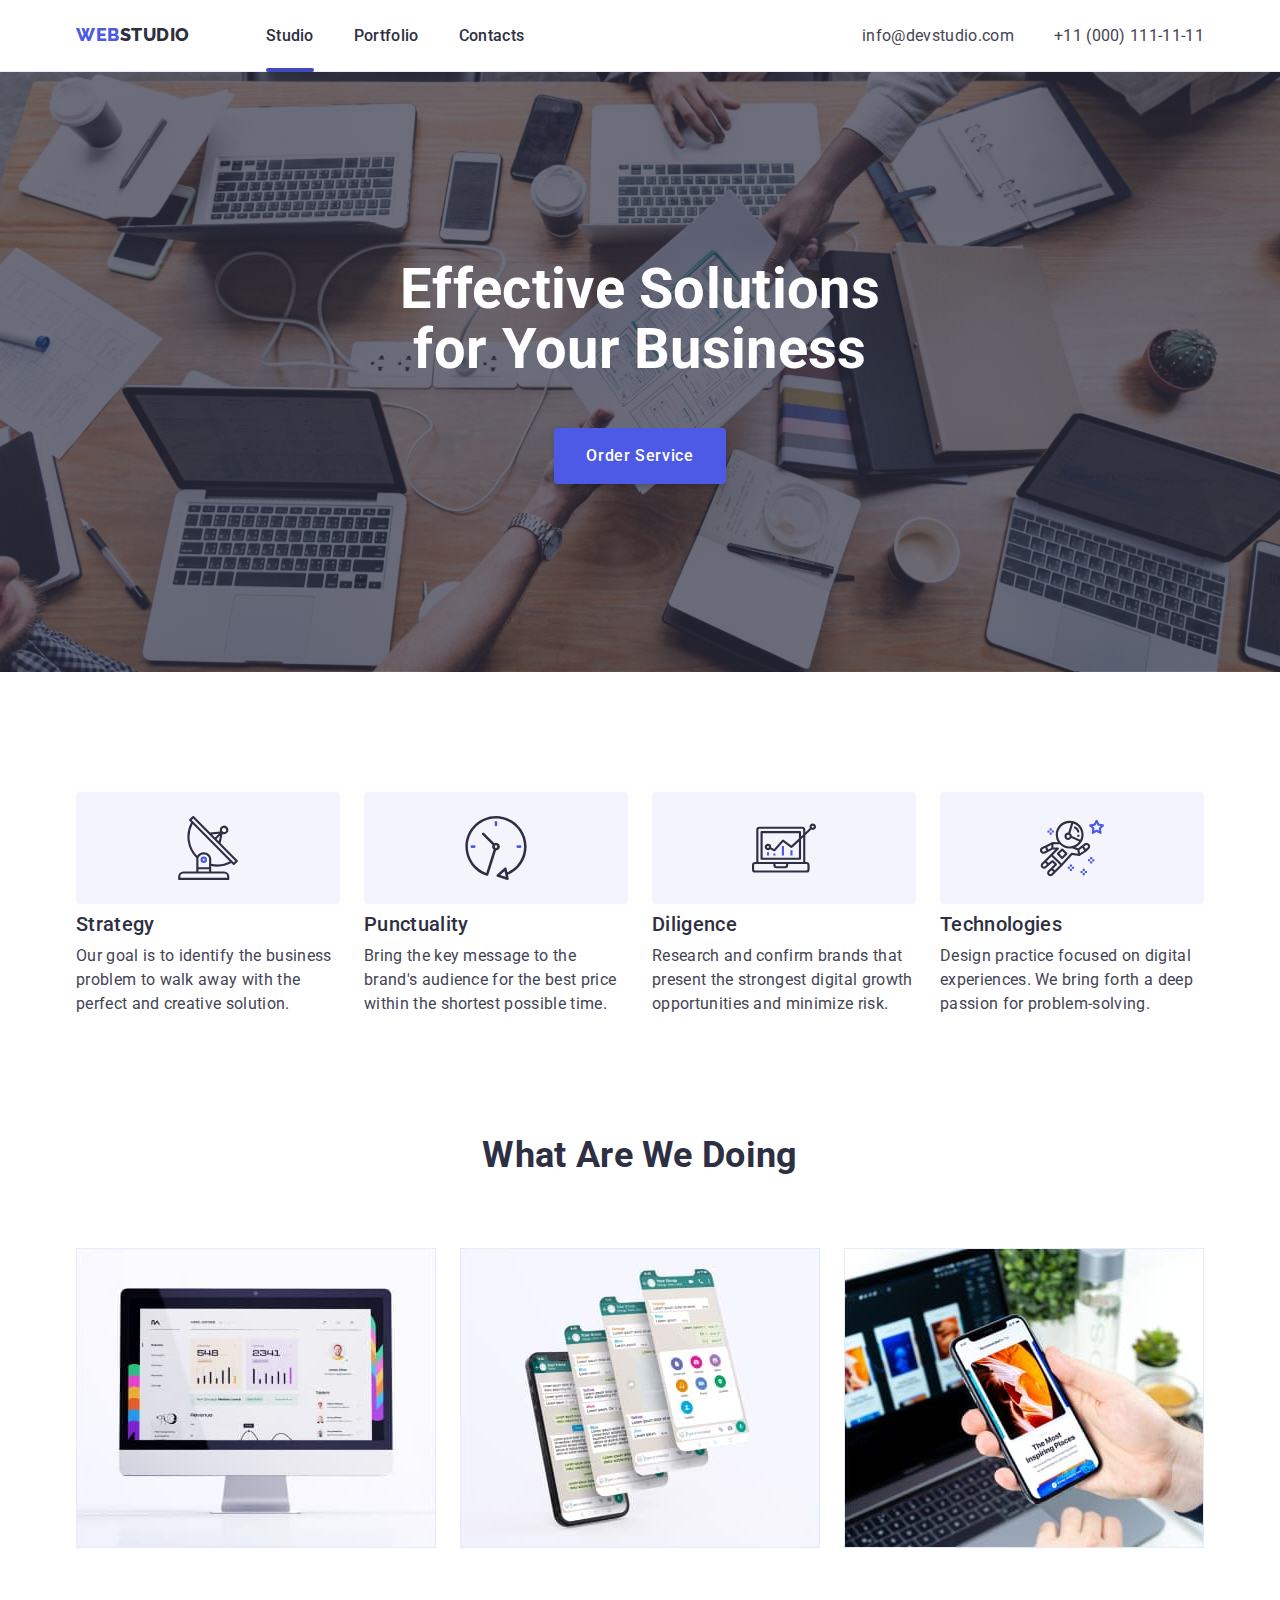
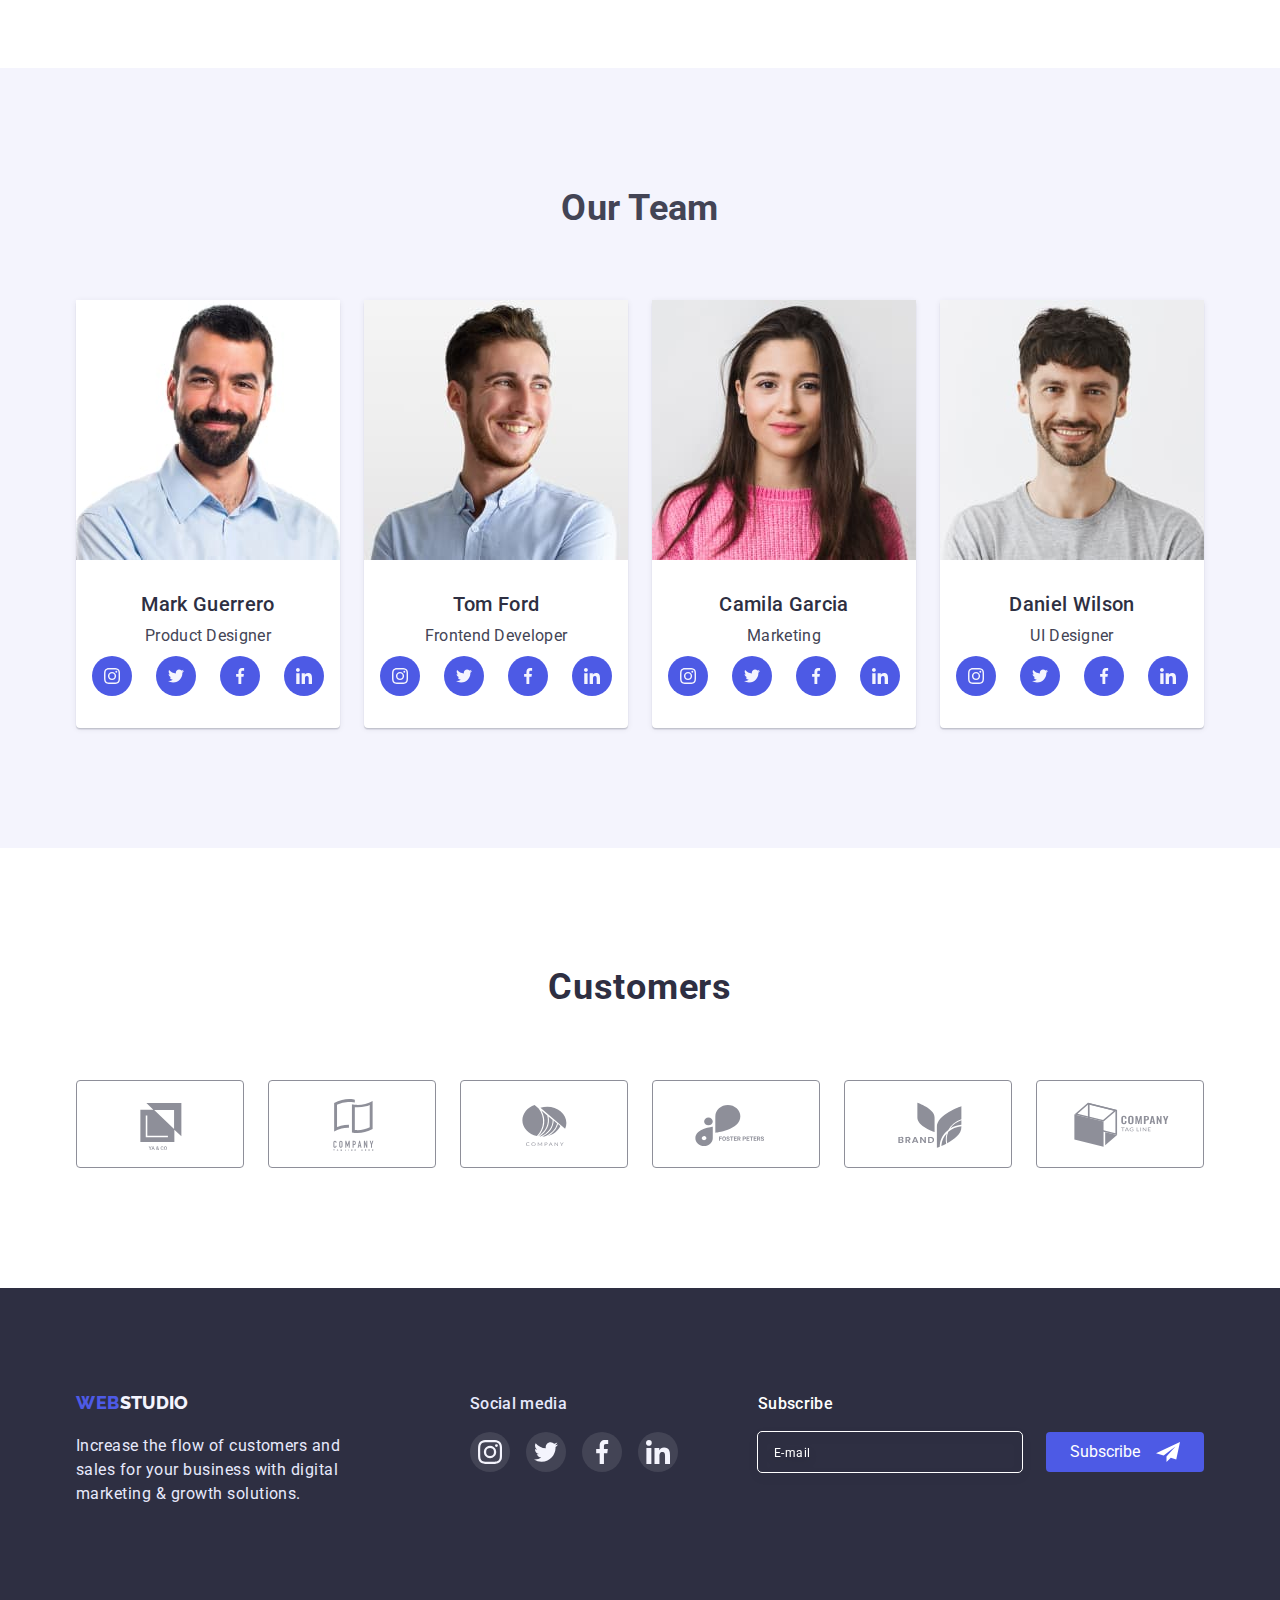
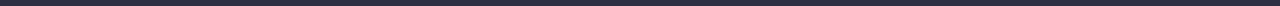
<file: index.html>
<!DOCTYPE html>
<html lang="en">

<head>
    <meta charset="UTF-8">
    <meta http-equiv="X-UA-Compatible" content="IE=edge">
    <meta name="viewport" content="width=device-width, initial-scale=1.0">
    <title>WebStudio</title>
    <link rel="preconnect" href="https://fonts.googleapis.com">
    <link rel="preconnect" href="https://fonts.gstatic.com" crossorigin>
    <link
        href="https://fonts.googleapis.com/css2?family=Raleway:wght@800&family=Roboto:wght@400;500;700;900&display=swap"
        rel="stylesheet">
    <link href="https://cdn.jsdelivr.net/npm/modern-normalize@1.1.0/modern-normalize.min.css" rel="stylesheet">
    <link rel="stylesheet" href="./css/style.css">
</head>

<body>
    <header class="page-header">
        <div class="container">
            <div class="row-header">
                <nav class="menu-nav">
                    <a class="logo" href="./index.html">
                        <span class="logo-blue">Web</span><span class="logo-black">Studio</span>
                    </a>
                    <ul class="site-navigation">
                        <li><a class="line" href="./index.html">Studio</a></li>
                        <li><a class="not-line" href="./portfolio.html">Portfolio</a></li>
                        <li><a class="not-line" href="">Contacts</a></li>
                    </ul>
                </nav>
                <address class="address">
                    <ul class="contact-info">
                        <li class="email">
                            <a href="mailto:info@devstudio.com">info@devstudio.com</a>
                        </li>
                        <li class="phone-number">
                            <a href="tel:+110001111111">+11 (000) 111-11-11</a>
                        </li>
                    </ul>
                </address>
            </div>
        </div>
    </header>

    <main class="main">
        <section class="secton hero">
            <div class="container hero-padding">
                <h1 class="hero_h1">Effective Solutions <br> for Your Business</h1>
                <button type="button" class="order-service-but" data-modal-open>
                    <span class="order-service-txt">
                        Order Service
                    </span>
                </button>
            </div>
        </section>
        <section class="section features-sect">
            <div class="container">
                <h2 class="visually-hidden">Features</h2>
                <ul class="features-ul">
                    <li class="feature">
                        <div class="icon-bg">
                            <svg>
                                <use href="./images/icons.svg#icon-antenna" width="64" height="64" class="antenna">
                                </use>
                            </svg>
                        </div>
                        <h3>Strategy</h3>
                        <p>Our goal is to identify the business <br>
                            problem to walk away with the <br> perfect and creative solution.</p>
                    </li>
                    <li class="feature">
                        <div class="icon-bg">
                            <svg>
                                <use href="./images/icons.svg#icon-clock" width="64" height="64" class="antenna">
                                </use>
                            </svg>
                        </div>
                        <h3>Punctuality</h3>
                        <p>Bring the key message to the <br> brand's audience for the best price <br> within the
                            shortest
                            possible time.</p>
                    </li>
                    <li class="feature">
                        <div class="icon-bg">
                            <svg>
                                <use href="./images/icons.svg#icon-diagram" width="64" height="64" class="antenna">
                                </use>
                            </svg>
                        </div>
                        <h3>Diligence</h3>
                        <p>Research and confirm brands that <br> present the strongest digital growth <br> opportunities
                            and
                            minimize risk.</p>
                    </li>
                    <li class="feature">
                        <div class="icon-bg">
                            <svg>
                                <use href="./images/icons.svg#icon-astronaut" width="64" height="64" class="antenna">
                                </use>
                            </svg>
                        </div>
                        <h3>Technologies</h3>
                        <p>Design practice focused on digital <br> experiences. We bring forth a deep <br> passion for
                            problem-solving.</p>
                    </li>
                </ul>
            </div>
        </section>
        <section class="examples-sec section">
            <div class="container">
                <h2>What are we doing</h2>
                <ul class="examples">
                    <li>
                        <img src="./images/mac_example.jpg" alt="Mac Example" width="360">
                    </li>
                    <li>
                        <img src="./images/mobile_example_1.jpg" alt="Mobile Example" width="360">
                    </li>
                    <li>
                        <img src="./images/mobile_example_2.jpg" alt="Mobile Example 2" width="360">
                    </li>
                </ul>
            </div>
        </section>
        <section class="section team-section">
            <div class="container">
                <h2>Our Team</h2>
                <ul class="team-section-ul">
                    <li class="team-item">
                        <img src="./images/mark_guerrero.jpg" alt="Mark Guerrero" height="260" width="264"
                            class="team-img">
                        <div class="team-txt-content">
                            <h3>Mark Guerrero</h3>
                            <p>Product Designer</p>
                            <ul class="social_media_lnk">
                                <li>
                                    <a href="#">
                                        <svg>
                                            <use href="./images/icons.svg#icon-instagram"></use>
                                        </svg>
                                    </a>
                                </li>
                                <li>
                                    <a href="#">
                                        <svg>
                                            <use href="./images/icons.svg#icon-twitter"></use>
                                        </svg>
                                    </a>
                                </li>
                                <li>
                                    <a href="#">
                                        <svg>
                                            <use href="./images/icons.svg#icon-facebook"></use>
                                        </svg>
                                    </a>
                                </li>
                                <li>
                                    <a href="#">
                                        <svg>
                                            <use href="./images/icons.svg#icon-linkedin"></use>
                                        </svg>
                                    </a>
                                </li>
                            </ul>
                        </div>
                    </li>
                    <li class="team-item">
                        <img src="./images/tom_ford.jpg" alt="Tom Ford" width="264" height="260" class="team-img">
                        <div class="team-txt-content">
                            <h3>Tom Ford</h3>
                            <p>Frontend Developer</p>
                            <ul class="social_media_lnk">
                                <li>
                                    <a href="#">
                                        <svg>
                                            <use href="./images/icons.svg#icon-instagram"></use>
                                        </svg>
                                    </a>
                                </li>
                                <li>
                                    <a href="#">
                                        <svg>
                                            <use href="./images/icons.svg#icon-twitter"></use>
                                        </svg>
                                    </a>
                                </li>
                                <li>
                                    <a href="#">
                                        <svg>
                                            <use href="./images/icons.svg#icon-facebook"></use>
                                        </svg>
                                    </a>
                                </li>
                                <li>
                                    <a href="#">
                                        <svg>
                                            <use href="./images/icons.svg#icon-linkedin"></use>
                                        </svg>
                                    </a>
                                </li>
                            </ul>
                        </div>
                    </li>
                    <li class="team-item">
                        <img src="./images/camila_garcia.jpg" alt="Camila Garcia" width="264" height="260"
                            class="team-img">
                        <div class="team-txt-content">
                            <h3>Camila Garcia</h3>
                            <p>Marketing</p>
                            <ul class="social_media_lnk">
                                <li>
                                    <a href="#">
                                        <svg>
                                            <use href="./images/icons.svg#icon-instagram"></use>
                                        </svg>
                                    </a>
                                </li>
                                <li>
                                    <a href="#">
                                        <svg>
                                            <use href="./images/icons.svg#icon-twitter"></use>
                                        </svg>
                                    </a>
                                </li>
                                <li>
                                    <a href="#">
                                        <svg>
                                            <use href="./images/icons.svg#icon-facebook"></use>
                                        </svg>
                                    </a>
                                </li>
                                <li>
                                    <a href="#">
                                        <svg>
                                            <use href="./images/icons.svg#icon-linkedin"></use>
                                        </svg>
                                    </a>
                                </li>
                            </ul>
                        </div>
                    </li>
                    <li class="team-item">
                        <img src="./images/daniel_wilson.jpg" alt="Daniel Wilson" width="264" height="260"
                            class="team-img">
                        <div class="team-txt-content">
                            <h3>Daniel Wilson</h3>
                            <p>UI Designer</p>
                            <ul class="social_media_lnk">
                                <li>
                                    <a href="#">
                                        <svg>
                                            <use href="./images/icons.svg#icon-instagram"></use>
                                        </svg>
                                    </a>
                                </li>
                                <li>
                                    <a href="#">
                                        <svg>
                                            <use href="./images/icons.svg#icon-twitter"></use>
                                        </svg>
                                    </a>
                                </li>
                                <li>
                                    <a href="#">
                                        <svg>
                                            <use href="./images/icons.svg#icon-facebook"></use>
                                        </svg>
                                    </a>
                                </li>
                                <li>
                                    <a href="#">
                                        <svg>
                                            <use href="./images/icons.svg#icon-linkedin"></use>
                                        </svg>
                                    </a>
                                </li>
                            </ul>
                        </div>
                    </li>
                </ul>
            </div>
        </section>
        <section class="section customers">
            <div class="container">
                <h2>Customers</h2>
                <ul class="customers_list">
                    <li>
                        <a href="#">
                            <svg>
                                <use href="./images/icons.svg#icon-logo_1"></use>
                            </svg>
                        </a>
                    </li>
                    <li>
                        <a href="#">
                            <svg>
                                <use href="./images/icons.svg#icon-logo_2"></use>
                            </svg>
                        </a>
                    </li>
                    <li>
                        <a href="#">
                            <svg>
                                <use href="./images/icons.svg#icon-logo_3"></use>
                            </svg>
                        </a>
                    </li>
                    <li>
                        <a href="#">
                            <svg>
                                <use href="./images/icons.svg#icon-logo_4"></use>
                            </svg>
                        </a>
                    </li>
                    <li>
                        <a href="#">
                            <svg>
                                <use href="./images/icons.svg#icon-logo_5"></use>
                            </svg>
                        </a>
                    </li>
                    <li>
                        <a href="#">
                            <svg>
                                <use href="./images/icons.svg#icon-logo_6"></use>
                            </svg>
                        </a>
                    </li>
                </ul>
            </div>
        </section>
    </main>

    <footer class="section footer">
        <div class="container footer-cont">
            <div class="footer-cont-1">
                <a class="logo-footer" href="./index.html">
                    <span class="logo-blue">Web</span><span class="logo-white">Studio</span>
                </a>
                <p class="footer-txt">Increase the flow of customers and sales for your business with digital marketing
                    & growth solutions.</p>
            </div>
            <div class="footer-cont-2">
                <p class="s_m">Social media</p>
                <ul class="dark_social_media_lnk">
                    <li>
                        <a href="#">
                            <svg>
                                <use href="./images/icons.svg#icon-instagram"></use>
                            </svg>
                        </a>
                    </li>
                    <li>
                        <a href="#">
                            <svg>
                                <use href="./images/icons.svg#icon-twitter"></use>
                            </svg>
                        </a>
                    </li>
                    <li>
                        <a href="#">
                            <svg>
                                <use href="./images/icons.svg#icon-facebook"></use>
                            </svg>
                        </a>
                    </li>
                    <li>
                        <a href="#">
                            <svg>
                                <use href="./images/icons.svg#icon-linkedin"></use>
                            </svg>
                        </a>
                    </li>
                </ul>
            </div>
            <form class="subscribe">
                <div class="subscription">
                    <label for="sub" class="s_m">Subscribe</label>
                    <div class="subscription_form">
                        <input type="email" id="sub" placeholder="E-mail">
                        <button type="submit"><span>Subscribe <span><svg>
                                        <use href="./images/icons.svg#icon-send"></use>
                                    </svg></span></span></button>
                    </div>
                </div>
            </form>
        </div>
    </footer>
    <div class="overlay is-hidden" data-modal>
        <div class="modal">
            <button class="close" data-modal-close>
                <svg>
                    <use href="./images/icons.svg#icon-close" width="8" height="8"></use>
                </svg>
            </button>
            <b>Leave your contacts and we will call you back</b>
            <form class="modal_form">
                <div class="form_input">
                    <label for="name" class="first_label">Name</label>
                    <div class="input-fix">
                        <input type="text" id="name" autofocus>
                        <svg class="input-icon">
                            <use href="./images/icons.svg#icon-alt-person" width="18" height="24"></use>
                        </svg>
                    </div>
                </div>
                <div class="form_input">
                    <label for="phone">Phone</label>
                    <div class="input-fix"><input type="tel" id="phone">
                        <svg class="input-icon">
                            <use href="./images/icons.svg#icon-phone" width="18" height="24"></use>
                        </svg>
                    </div>
                </div>
                <div class="form_input">
                    <label for="email">Email</label>
                    <div class="input-fix"><input type="email" id="email">
                        <svg class="input-icon">
                            <use href="./images/icons.svg#icon-email" width="18" height="24"></use>
                        </svg>
                    </div>
                </div>
                <div class="form_input">
                    <label for="comment">Comment</label>
                    <textarea name="comment" id="comment" cols="30" rows="8" placeholder="Text input"></textarea>
                </div>
                <div class="checkbox-content">
                    <label class="checkbox_label">
                        <input type="checkbox" class="checkbox">
                        <span class="checkbox_ico"></span>
                        I accept the terms and conditions of the&nbsp;<a href="#">Privacy Policy</a>
                    </label>
                </div>
                <button type="submit"><span>Send</span></button>
            </form>
        </div>
    </div>
    <script src="./js/modal.js"></script>
</body>

</html>
</file>
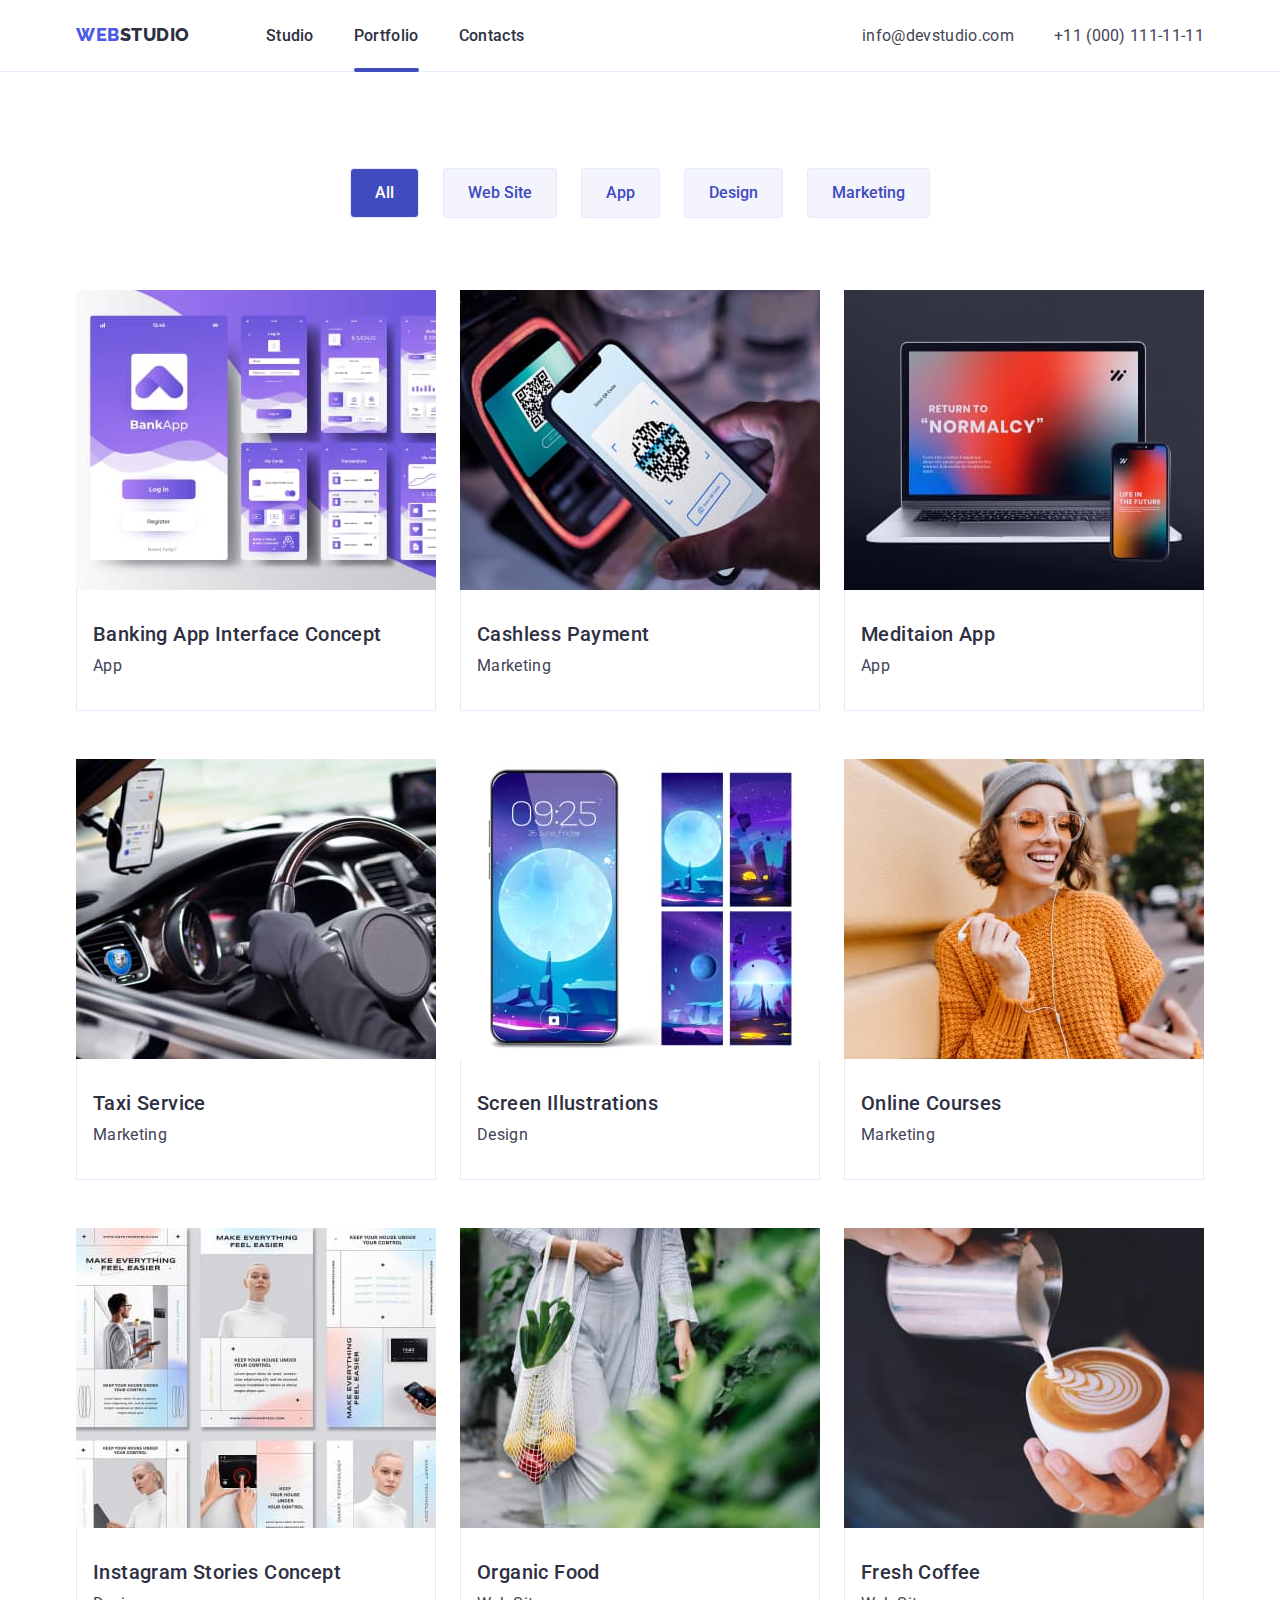
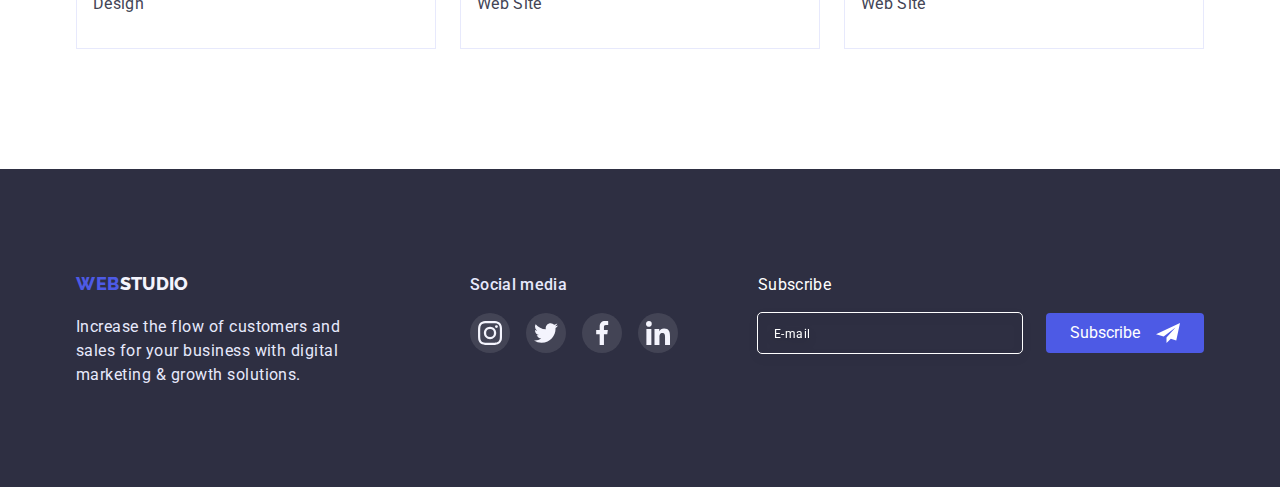
<file: portfolio.html>
<!DOCTYPE html>
<html lang="en">

<head>
    <meta charset="UTF-8">
    <meta http-equiv="X-UA-Compatible" content="IE=edge">
    <meta name="viewport" content="width=device-width, initial-scale=1.0">
    <title>WebStudio</title>
    <link rel="preconnect" href="https://fonts.googleapis.com">
    <link rel="preconnect" href="https://fonts.gstatic.com" crossorigin>
    <link
        href="https://fonts.googleapis.com/css2?family=Raleway:wght@800&family=Roboto:wght@400;500;700;900&display=swap"
        rel="stylesheet">
    <link href="https://cdn.jsdelivr.net/npm/modern-normalize@1.1.0/modern-normalize.min.css" rel="stylesheet">
    <link rel="stylesheet" href="./css/style.css" type="text/css">
</head>

<body>
    <header class="page-header">
        <div class="container row-header">
            <nav class="menu-nav">
                <a class="logo" href="./index.html">
                    <span class="logo-blue">Web</span><span class="logo-black">Studio</span>
                </a>
                <ul class="site-navigation">
                    <li><a class="not-line" href="./index.html">Studio</a></li>
                    <li><a class="line" href="./portfolio.html">Portfolio</a></li>
                    <li><a class="not-line" href="">Contacts</a></li>
                </ul>
            </nav>
            <address class="address">
                <ul class="contact-info">
                    <li class="email">
                        <a href="mailto:info@devstudio.com">info@devstudio.com</a>
                    </li>
                    <li class="phone-number">
                        <a href="tel:+110001111111">+11 (000) 111-11-11</a>
                    </li>
                </ul>
            </address>
        </div>
    </header>
    <main class="main">
        <section class="filter section">
            <div class="container">
                <h1 class="visually-hidden">Portfolio</h1>
                <ul class="filter-ul">
                    <li class="filter-li"><button type="button" class="filter-but">All</button></li>
                    <li class="filter-li"><button type="button" class="filter-but">Web Site</button></li>
                    <li class="filter-li"><button type="button" class="filter-but">App</button></li>
                    <li class="filter-li"><button type="button" class="filter-but">Design</button></li>
                    <li class="filter-li"><button type="button" class="filter-but">Marketing</button></li>
                </ul>
                <ul class="portfolio-ul">
                    <li class="portfolio-item">
                        <a href="#">
                            <div class="portfolio_overlay">
                                <img src="./images/Banking-App.jpg" alt="Banking-App" width="360" />
                                <div>
                                    <p class="overlay-txt">14 Stylish and User-Friendly App Design Concepts · Task
                                        Manager App · Calorie Tracker App · Exotic Fruit Ecommerce App ·
                                        Cloud Storage App</p>
                                </div>
                            </div>
                            <div class="portfolio-card-txt-content">
                                <h2>Banking App Interface Concept</h2>
                                <p>App</p>
                            </div>
                        </a>
                    </li>
                    <li class="portfolio-item">
                        <a href="#">
                            <div class="portfolio_overlay">
                                <img src="./images/Cashless-Payment.jpg" alt="Cashless-Payment">
                                <div>
                                    <p class="overlay-txt">14 Stylish and User-Friendly App Design Concepts · Task
                                        Manager App · Calorie Tracker App · Exotic Fruit Ecommerce App ·
                                        Cloud Storage App</p>
                                </div>
                            </div>
                            <div class="portfolio-card-txt-content">
                                <h2>Cashless Payment</h2>
                                <p>Marketing</p>
                            </div>
                        </a>
                    </li>
                    <li class="portfolio-item">
                        <a href="#">
                            <div class="portfolio_overlay">
                                <img src="./images/Meditation-App.jpg" alt="Meditation-App" width="360">
                                <div>
                                    <p class="overlay-txt">14 Stylish and User-Friendly App Design Concepts · Task
                                        Manager App · Calorie Tracker App · Exotic Fruit Ecommerce App ·
                                        Cloud Storage App</p>
                                </div>
                            </div>
                            <div class="portfolio-card-txt-content">
                                <h2>Meditaion App</h2>
                                <p>App</p>
                            </div>
                        </a>
                    </li>
                    <li class="portfolio-item">
                        <a href="#">
                            <div class="portfolio_overlay">
                                <img src="./images/Taxi-Service.jpg" alt="Taxi-Service" width="360">
                                <div>
                                    <p class="overlay-txt">14 Stylish and User-Friendly App Design Concepts · Task
                                        Manager App · Calorie Tracker App · Exotic Fruit Ecommerce App ·
                                        Cloud Storage App</p>
                                </div>
                            </div>
                            <div class="portfolio-card-txt-content">
                                <h2>Taxi Service</h2>
                                <p>Marketing</p>
                            </div>
                        </a>
                    </li>
                    <li class="portfolio-item">
                        <a href="#">
                            <div class="portfolio_overlay">
                                <img src="./images/Screen-Illustrations.jpg" alt="Screen-Illustrations" width="360">
                                <div>
                                    <p class="overlay-txt">14 Stylish and User-Friendly App Design Concepts · Task
                                        Manager App · Calorie Tracker App · Exotic Fruit Ecommerce App ·
                                        Cloud Storage App</p>
                                </div>
                            </div>
                            <div class="portfolio-card-txt-content">
                                <h2>Screen Illustrations</h2>
                                <p>Design</p>
                            </div>
                        </a>
                    </li>
                    <li class="portfolio-item">
                        <a href="#">
                            <div class="portfolio_overlay">
                                <img src="./images/Online-Courses.jpg" alt="Online-Courses" width="360">
                                <div>
                                    <p class="overlay-txt">14 Stylish and User-Friendly App Design Concepts · Task
                                        Manager App · Calorie Tracker App · Exotic Fruit Ecommerce App ·
                                        Cloud Storage App</p>
                                </div>
                            </div>
                            <div class="portfolio-card-txt-content">
                                <h2>Online Courses</h2>
                                <p>Marketing</p>
                            </div>
                        </a>
                    </li>
                    <li class="portfolio-item">
                        <a href="#">
                            <div class="portfolio_overlay">
                                <img src="./images/InstaStories.jpg" alt="InstaStories" width="360">
                                <div>
                                    <p class="overlay-txt">14 Stylish and User-Friendly App Design Concepts · Task
                                        Manager App · Calorie Tracker App · Exotic Fruit Ecommerce App ·
                                        Cloud Storage App</p>
                                </div>
                            </div>
                            <div class="portfolio-card-txt-content">
                                <h2>Instagram Stories Concept</h2>
                                <p>Design</p>
                            </div>
                        </a>
                    </li>
                    <li class="portfolio-item">
                        <a href="#">
                            <div class="portfolio_overlay">
                                <img src="./images/Organic-Food.jpg" alt="Organic-Food" width="360">
                                <div>
                                    <p class="overlay-txt">14 Stylish and User-Friendly App Design Concepts · Task
                                        Manager App · Calorie Tracker App · Exotic Fruit Ecommerce App ·
                                        Cloud Storage App</p>
                                </div>
                            </div>
                            <div class="portfolio-card-txt-content">
                                <h2>Organic Food</h2>
                                <p>Web Site</p>
                            </div>
                        </a>
                    </li>
                    <li class="portfolio-item">
                        <a href="#">
                            <div class="portfolio_overlay">
                                <img src="./images/Coffee.jpg" alt="Fresh-Coffee" width="360">
                                <div>
                                    <p class="overlay-txt">14 Stylish and User-Friendly App Design Concepts · Task
                                        Manager App · Calorie Tracker App · Exotic Fruit Ecommerce App ·
                                        Cloud Storage App</p>
                                </div>
                            </div>
                            <div class="portfolio-card-txt-content">
                                <h2>Fresh Coffee</h2>
                                <p>Web Site</p>
                            </div>
                        </a>
                    </li>
                </ul>
            </div>
        </section>
    </main>
    <footer class="section footer">
        <div class="container footer-cont">
            <div class="footer-cont-1">
                <a class="logo-footer" href="./index.html">
                    <span class="logo-blue">Web</span><span class="logo-white">Studio</span>
                </a>
                <p class="footer-txt">Increase the flow of customers and sales for your business with digital marketing
                    & growth solutions.</p>
            </div>
            <div class="footer-cont-2">
                <p class="s_m">Social media</p>
                <ul class="dark_social_media_lnk">
                    <li>
                        <a href="#">
                            <svg>
                                <use href="./images/icons.svg#icon-instagram"></use>
                            </svg>
                        </a>
                    </li>
                    <li>
                        <a href="#">
                            <svg>
                                <use href="./images/icons.svg#icon-twitter"></use>
                            </svg>
                        </a>
                    </li>
                    <li>
                        <a href="#">
                            <svg>
                                <use href="./images/icons.svg#icon-facebook"></use>
                            </svg>
                        </a>
                    </li>
                    <li>
                        <a href="#">
                            <svg>
                                <use href="./images/icons.svg#icon-linkedin"></use>
                            </svg>
                        </a>
                    </li>
                </ul>
            </div>
            <form class="subscribe">
                <div class="subscription">
                    <label for="sub">Subscribe</label>
                    <div class="subscription_form">
                        <input type="email" id="sub" placeholder="E-mail">
                        <button type="submit"><span>Subscribe <span><svg>
                                        <use href="./images/icons.svg#icon-send"></use>
                                    </svg></span></span></button>
                    </div>
                </div>
            </form>
        </div>
    </footer>
</body>

</html>
</file>
<file: css/style.css>
*,
*::after,
*::before {
  box-sizing: border-box;
}

h1,
h2,
h3,
h4,
h5,
h6,
p,
ul,
li {
  margin: 0;
  padding: 0;
}


:root {
  --primary-brand-color: #4d5ae5;
  --primary-brand-color-overlay: #4d5ae5ef;
  --pressed-state-color: #404bbf;
  --dark-color: #2e2f42;
  --success-color: #31d0aa;
  --main-text-color: #434455;
  --secondary-text-color: #8e8f99;
  --accent-color: #e7e9fc;
  --light-color: #f4f4fd;
  --modal-overlay-color: rgba(46, 47, 66, 0.4);
  --hero-background-color: #2e2f42b2;
  --white-background-color: #ffffff;
  --modal-background-color: #fcfcfc;
  --customers-background: #E5E5E5;
  --modal-button-text: rgba(255, 255, 255, 1);
}

body {
  color: var(--main-text-color);
  font-family: "Roboto", "Arial", sans-serif;
  line-height: 1.5;
  letter-spacing: 0.02em;
}

.container {
  width: 1158px;
  margin-left: auto;
  margin-right: auto;
  padding-left: 15px;
  padding-right: 15px;
}

.page-header {
  box-sizing: border-box;
  position: fixed;
  width: 100%;
  display: flex;
  border-bottom: 1px solid var(--accent-color);
  z-index: 1;
  top: 0;
  background-color: var(--white-background-color);
  height: 72px;
}

.logo {
  display: block;
  text-decoration: none;
  text-transform: uppercase;
}

.logo-blue,
.logo-black {
  font-family: "Raleway", sans-serif;
  font-style: normal;
  font-weight: 800;
  font-size: 18px;
  letter-spacing: 0.03em;
}

.site-navigation>li a:active,
.site-navigation>li a:hover,
.contact-info>li a:hover,
.contact-info>li a:active {
  color: var(--pressed-state-color);
  transition: color 250ms cubic-bezier(0.4, 0, 0.2, 1);
}

.contact-info>li a:focus,
.site-navigation>li a:focus {
  color: var(--pressed-state-color);
  transition: color 250ms cubic-bezier(0.4, 0, 0.2, 1);
}

.logo-blue {
  color: var(--primary-brand-color);
  font-weight: 800;
  font-size: 18px;
  letter-spacing: 0.03em;
  line-height: 1.17;
}

.logo-black {
  color: var(--dark-color);
  font-family: "Raleway", sans-serif;
  font-style: normal;
  font-size: 18px;
  letter-spacing: 0.03em;
  line-height: 1.17;
}

.logo-white {
  color: var(--light-color);
  font-family: "Raleway", sans-serif;
  font-style: normal;
  font-weight: 800;
  font-size: 18px;
}

.site-navigation {
  font-family: inherit;
  font-weight: 500;
}

.site-navigation>li {
  font-weight: 500;
  font-size: 16px;
}

.site-navigation,
.contact-info {
  list-style: none;
  text-align: center;
}

.email>a,
.phone-number>a {
  font-style: normal;
  font-size: 16px;
  color: var(--main-text-color);
}

.hero {
  margin: auto;
  background-image: linear-gradient(var(--hero-background-color), var(--hero-background-color)), url(../images/hero_bg.jpg);
  background-repeat: no-repeat;
  background-position: center;
  background-size: cover;
  max-width: 1440px;
  display: block;
  text-align: center;
  padding-top: 188px;
  padding-bottom: 188px;
}

.hero_h1 {
  margin-bottom: 48px;
  color: var(--white-background-color);
  font-weight: 700;
  font-size: 56px;
  line-height: 1.07;
  text-align: center;
}

.order-service-but {
  background-color: var(--primary-brand-color);
  border-radius: 4px;
  box-shadow: 0px 4px 4px rgba(0, 0, 0, 0.15);
  border: none;
  padding: 16px 32px;
  cursor: pointer;
}

.order-service-but:hover,
.order-service-but:focus {
  background-color: var(--pressed-state-color);
  transition: background-color 250ms cubic-bezier(0.4, 0, 0.2, 1);
}

.order-service-txt {
  font-family: "Roboto", sans-serif;
  font-weight: 500;
  font-size: 16px;
  line-height: 1.5;
  letter-spacing: 0.04em;
  color: var(--white-background-color);
}

.site-navigation a {
  text-decoration: none;
  color: var(--dark-color);
}

.contact-info a {
  text-decoration: none;
}

.feature>h3 {
  font-weight: 500;
  font-size: 20px;
  line-height: 1.2;
  color: var(--dark-color);
  margin-bottom: 8px;
}

.features-ul {
  list-style: none;
}

.examples {
  list-style: none;
  display: flex;
  gap: 24px;
}

.examples-sec.section {
  padding-top: 0px;
  font-weight: 700;
  font-size: 36px;
  line-height: 1.11;
  color: var(--dark-color);
  text-align: center;
  text-transform: capitalize;
}

.examples-sec h2 {
  font-weight: 700;
  font-size: 36px;
  line-height: 1.11;
  margin-bottom: 72px;
}

img {
  display: block;
  max-width: 100%;
  height: auto;
}

.team-section {
  background-color: var(--light-color);
}

.team-section>h2 {
  font-weight: 700;
  font-size: 36px;
  line-height: 1.11;
  text-align: center;

  text-transform: capitalize;
  color: var(--dark-color);
}

.team-section-ul {
  list-style: none;
}

.team-section-ul>h3 {
  font-weight: 500;
  font-size: 20px;
  line-height: 1.2;
  text-align: center;
}

.team-item {
  background-color: var(--white-background-color);
  box-shadow: 0px 1px 6px rgba(46, 47, 66, 0.08), 0px 1px 1px rgba(46, 47, 66, 0.16), 0px 2px 1px rgba(46, 47, 66, 0.08);
  border-radius: 4px;
}

.team-item p {
  text-align: center;
  margin-bottom: 8px;
}

.team-item h3 {
  font-weight: 500;
  font-size: 20px;
  line-height: 1.2;

  text-align: center;

  color: var(--dark-color);
}

.footer {
  background-color: var(--dark-color);
}

.footer p {
  color: var(--accent-color);
}

.filter-li>button {
  background-color: var(--light-color);
  border: 1px solid var(--accent-color);
  border-radius: 4px;
  color: var(--pressed-state-color);
  font-family: inherit;
  font-weight: 500;
  font-size: 16px;
  line-height: 1.5;
  padding-top: 12px;
  padding-bottom: 12px;
  padding-left: 24px;
  padding-right: 24px;
}

.filter-li>button:hover {
  cursor: pointer;
  box-shadow: 0px 3px 1px rgba(0, 0, 0, 0.1), 0px 2px 1px rgba(0, 0, 0, 0.08), 0px 2px 2px rgba(0, 0, 0, 0.12);
  background-color: var(--pressed-state-color);
  color: var(--white-background-color);
  transition: background-color 250ms cubic-bezier(0.4, 0, 0.2, 1), color 250ms cubic-bezier(0.4, 0, 0.2, 1), box-shadow 250ms cubic-bezier(0.4, 0, 0.2, 1);
}

.filter-li:first-child>button {
  color: var(--white-background-color);
  background-color: var(--pressed-state-color);
}

.portfolio-item h2 {
  color: var(--dark-color);
  font-weight: 500;
  font-size: 20px;
  line-height: 1.2;
  letter-spacing: 0.02em;
  font-family: inherit;
  margin-bottom: 8px;
}

.portfolio-ul {
  gap: 48px 24px;
  list-style: none;
  display: flex;
  flex-direction: row;
  flex-wrap: wrap;
  align-items: center;
  justify-content: center;
}

.portfolio-item {
  width: calc((100% - 2*24px)/3);
}

.portfolio-item a:hover {
  box-shadow: 0px 1px 6px rgba(46, 47, 66, 0.08), 0px 1px 1px rgba(46, 47, 66, 0.16), 0px 2px 1px rgba(46, 47, 66, 0.08);
  transition: box-shadow 250ms cubic-bezier(0.4, 0, 0.2, 1);
}

.portfolio-item a {
  display: block;
  text-decoration: none;
}

.portfolio-card-txt-content p {
  color: var(--main-text-color);
  font-size: 16px;
  line-height: 1.5;
}

.section {
  padding-bottom: 120px;
  padding-top: 120px;
}

.logo {
  display: flex;
  margin-right: 76px;
}

.site-navigation {
  display: flex;
}

.menu-nav {
  display: flex;
  align-items: baseline;
}

.menu-nav li {
  display: block;
  margin-right: 40px;
}

.menu-nav li:last-child {
  margin: 0;
  padding: 0;
}

.contact-info {
  display: flex;
  padding-top: 24px;
  padding-bottom: 24px;
  margin: auto;
}

.contact-info li+li {
  margin-left: 40px;
}

.row-header {
  display: flex;
  justify-content: space-between;
  align-items: baseline;
}

.logo-footer {
  text-decoration: none;
  text-transform: uppercase;
}

.hero .section {
  padding-top: 188px;
  padding-bottom: 188px;
}

.features-ul {
  display: flex;
  gap: 24px;
}

.team-section h2 {
  text-align: center;
  text-transform: capitalize;
  font-family: 'Roboto', sans-serif;
  font-style: normal;
  font-weight: 700;
  font-size: 36px;
  line-height: 40px;
  margin-bottom: 72px;
}

.team-section-ul {
  display: flex;
  gap: 24px;
}

.team-item h3 {
  margin-bottom: 8px;
}

.section.footer {
  padding-top: 101.5px;
  padding-bottom: 100px;
}

.footer-txt {
  margin-top: 17.5px;
  letter-spacing: 0.03em;
}

.filter-ul {
  display: flex;
  justify-content: center;
  align-items: center;
  list-style: none;
  gap: 24px;
  margin-bottom: 72px;
}

.filter {
  padding-top: 96px;
}

.not-line {
  padding-top: 24px;
  padding-bottom: 24px;
}

.main {
  padding-top: 72px;
}

.team-txt-content {
  padding-top: 32px;
  padding-bottom: 32px;
}

.portfolio-card-txt-content {
  padding-left: 16px;
  padding-bottom: 32px;
  padding-top: 32px;
  border-left: 1px solid var(--accent-color);
  border-right: 1px solid var(--accent-color);
  border-bottom: 1px solid var(--accent-color);
}

.social_media_lnk {
  display: flex;
  justify-content: space-between;
  list-style: none;
  padding-left: 16px;
  padding-right: 16px;
}


.social_media_lnk li a {
  display: inline-flex;
  justify-content: center;
  align-items: center;
  background-color: var(--primary-brand-color);
  width: 40px;
  height: 40px;
  border-radius: 50%;
}

.social_media_lnk li a:hover,
.social_media_lnk li a:focus {
  background-color: var(--pressed-state-color);
  transition: background-color 250ms cubic-bezier(0.4, 0, 0.2, 1);
}

.social_media_lnk li svg {
  width: 16px;
  height: 16px;
}

.social_media_lnk li a {
  background-color: var(--primary-brand-color);
}

.icon-bg svg {
  width: 64px;
  height: 64px;
  display: block;
  justify-content: center;
  align-items: center;
}

.icon-bg {
  width: 264px;
  height: 112px;
  background-color: #f4f4fd;
  display: flex;
  margin-bottom: 8px;
  align-items: center;
  justify-content: center;
  border-radius: 4px;
}

.customers {
  background-color: var(--white-background-color);
  text-align: center;
}

.customers h2 {
  letter-spacing: 0.02em;
  line-height: 1.11;
  font-weight: 700;
  font-size: 36px;
  color: var(--dark-color);
  margin-bottom: 72px;
}

.customers_list {
  display: flex;
  list-style: none;
  justify-content: space-between;
}

.customers_list li svg {
  width: 104px;
  height: 56px;
  fill: var(--secondary-text-color);
}

.customers_list li a {
  display: flex;
  align-items: center;
  justify-content: center;
  border: 1px solid var(--secondary-text-color);
  border-radius: 4px;
  width: 168px;
  height: 88px;
}

.customers_list li a:hover,
.customers_list li a:focus {
  border-color: var(--pressed-state-color);
  transition: border-color 250ms cubic-bezier(0.4, 0, 0.2, 1);
}

.customers_list li a:hover svg,
.customers_list li a:focus svg {
  fill: var(--pressed-state-color);
  transition: fill 250ms cubic-bezier(0.4, 0, 0.2, 1);
}

.customers_list li {
  display: flex;
  align-items: center;
  justify-content: center;
}

.footer-cont {
  align-items: baseline;
  display: flex;
}

.dark_social_media_lnk {
  display: flex;
  justify-content: space-between;
  list-style: none;
  gap: 16px;
}

.s_m {
  font-weight: 500;
  line-height: 1.5;
  letter-spacing: 0.02em;
  color: var(--modal-button-text);
  margin-bottom: 16px;
}

.dark_social_media_lnk li a {
  display: inline-flex;
  justify-content: center;
  align-items: center;
  background-color: #FFFFFF1A;
  width: 40px;
  height: 40px;
  border-radius: 9999px;
}

.dark_social_media_lnk li a:hover,
.dark_social_media_lnk li a:focus {
  background-color: var(--success-color);
  transition: background-color 250ms cubic-bezier(0.4, 0, 0.2, 1);
}

.dark_social_media_lnk li svg {
  width: 24px;
  height: 24px;
}

.visually-hidden {
  position: absolute;
  width: 1px;
  height: 1px;
  margin: -1px;
  border: 0;
  padding: 0;
  opacity: 0;

  white-space: nowrap;
  clip-path: inset(100%);
  clip: rect(0 0 0 0);
  overflow: hidden;
}

.overlay {
  z-index: 1;
  position: fixed;
  height: 100%;
  width: 100%;
  background-color: var(--modal-overlay-color);
  top: 0;
  left: 0;
  pointer-events: all;
  opacity: 1;
  transition: opacity 250ms cubic-bezier(0.4, 0, 0.2, 1), visibility 250ms cubic-bezier(0.4, 0, 0.2, 1);
  visibility: visible;
}

.modal {
  position: absolute;
  top: 50%;
  left: 50%;
  background-color: var(--modal-background-color);
  opacity: 1;
  min-height: 584px;
  width: 408px;
  border-radius: 4px;
  z-index: 2;
  box-shadow: 0px 1px 1px rgba(0, 0, 0, 0.14), 0px 1px 3px rgba(0, 0, 0, 0.12), 0px 2px 1px rgba(0, 0, 0, 0.2);
  transform: translate(-50%, -50%) scale(1);
  transition: transform 250ms cubic-bezier(0.4, 0, 0.2, 1);
}

.overlay.is-hidden {
  opacity: 0;
  pointer-events: none;
  visibility: hidden;
}

.overlay.is-hidden .modal {
  opacity: 0;
  transform: translate(-50%, -50%) scale(0.9);
  transition: transform 250ms cubic-bezier(0.4, 0, 0.2, 1), opacity 250ms cubic-bezier(0.4, 0, 0.2, 1);
}

.close {
  top: 24px;
  right: 24px;
  position: absolute;
  width: 24px;
  height: 24px;
  cursor: pointer;
  border-radius: 50%;
  border: 1px solid rgba(0, 0, 0, 0.1);
  background-color: var(--accent-color);
}


.close svg {
  fill: var(--dark-color);
  display: block;
  margin: auto;
  width: 8px;
  height: 8px;
}

.close:hover,
.close:focus {
  background-color: var(--pressed-state-color);
  transition: background-color 250ms cubic-bezier(0.4, 0, 0.2, 1);
}

.close:hover svg {
  transition: fill 250ms cubic-bezier(0.4, 0, 0.2, 1);
  fill: var(--white-background-color);
}

.is-hidden {
  opacity: 0;
  pointer-events: none;
  transition: opacity 250ms cubic-bezier(0.4, 0, 0.2, 1);
  visibility: hidden;
}

.line::after {
  content: "";
  width: 100%;
  height: 4px;
  left: 0;
  bottom: 0;
  display: block;
  background-color: var(--pressed-state-color);
  border-radius: 2px;
  margin-top: 20px;
}

.site-navigation li a {
  padding-top: 24px;
  display: inline-block;
  line-height: 1.5;
}

.portfolio_overlay {
  position: relative;
  overflow: hidden;
}

.portfolio_overlay div {
  background-color: var(--primary-brand-color-overlay);
  position: absolute;
  width: 100%;
  height: 100%;
  padding-left: 32px;
  padding-top: 40px;
  padding-right: 32px;
  transform: translateY(0);
  transition: transform 250ms cubic-bezier(0.4, 0, 0.2, 1);
}

.portfolio-item>a:hover .portfolio_overlay div {
  transform: translateY(-100%);
  transition: transform 250ms cubic-bezier(0.4, 0, 0.2, 1);
}

.overlay-txt {
  color: var(--light-color);
}

.form_input {
  position: relative;
}

.modal {
  padding-top: 72px;
  padding-left: 24px;
  padding-right: 24px;
  padding-bottom: 24px;
}

.form_input {
  display: flex;
  flex-direction: column;
  justify-content: center;
  width: 360px;
}

.text-area {
  margin-bottom: 16px;
  height: 120px;
  padding: 8px 16px;
  border-radius: 4px;
  width: 360px
}

.form_input label {
  display: inline-block;
  font-family: 'Roboto';
  font-style: normal;
  font-weight: 400;
  font-size: 12px;
  line-height: 14px;
  margin-bottom: 4px;
  color: var(--secondary-text-color);
}

.modal b {
  font-weight: 700;
  font-size: 16px;
  line-height: 1.5;
  text-align: center;
  letter-spacing: 0.02em;
  color: var(--dark-color);
}

textarea {
  resize: none;
  border: 0;
}

.modal_form {
  display: flex;
  flex-direction: column;
  gap: 8px;
}

.checkbox-content label {
  font-size: 12px;
  line-height: 1.17;
  letter-spacing: 0.04em;
  color: var(--secondary-text-color);
  display: inline-block;
}

.checkbox-content {
  display: flex;
  align-items: center;
  margin-bottom: 16px;
  margin-top: 8px;
}

.checkbox-content a {
  font-size: 12px;
  color: var(--primary-brand-color);
  line-height: 1.25;
  display: inline-block;
}

.checkbox-content a:hover {
  cursor: pointer;
}

.checkbox-content input[type='checkbox'] {
  display: block;
  align-self: center;
  margin-right: 8px;
}

.modal_form button {
  align-self: center;
  padding: 16px 32px;
  background-color: var(--primary-brand-color);
  box-shadow: 0px 4px 4px rgba(0, 0, 0, 0.15);
  border-radius: 4px;
  border: none;
  color: var(--white-background-color);
  font-size: 16px;
  line-height: 1.5;
  transition: background-color 0.25s cubic-bezier(0.4, 0, 0.2, 1);
}

.modal_form button:hover {
  cursor: pointer;
  background-color: var(--pressed-state-color);
}

.modal_form button span {
  display: block;
  width: 105px;
}

.form_input input {
  padding: 11px 0px 11px 38px;
  border-radius: 4px;
  border: 0;
  outline: 1px solid var(--modal-overlay-color);
}

.form_input input:active {
  outline: 1px solid var(--pressed-state-color);
}

.input-icon {
  position: absolute;
  top: 50%;
  left: 16px;
  pointer-events: none;
  transform: translateY(-50%);
}

.modal_form textarea {
  height: 120px;
  padding: 8px 16px;
  border-radius: 4px;
}

.modal_form textarea::placeholder {
  font-family: Roboto;
  font-size: 12px;
  line-height: 1.17;
  color: var(--modal-overlay-color);
  font-style: normal;
  font-weight: 400;
  letter-spacing: 0.04em;
}

.input-fix input:active,
.input-fix input:focus {
  outline-color: var(--pressed-state-color);
  transition: outline-color 0.25s cubic-bezier(0.4, 0, 0.2, 1);
}

.input-fix input:active+.input-icon,
.input-fix input:focus+.input-icon {
  fill: var(--pressed-state-color);
  transition: fill 0.25s cubic-bezier(0.4, 0, 0.2, 1);
}

.input-fix {
  position: relative;
}

.input-fix input {
  width: 100%;
}

.input-fix svg {
  display: block;
  width: 18px;
  height: 24px;
  position: absolute;
  top: 50%;
  left: 16px;
  pointer-events: none;
  transform: translateY(-50%);
}

.form_input textarea {
  outline: 0;
  border: 0;
  outline: 1px solid var(--modal-overlay-color);
}

.form_input textarea:active,
.form_input textarea:focus {
  border: 0;
  outline-color: var(--pressed-state-color);
  transition: outline-color 250ms cubic-bezier(0.4, 0, 0.2, 1);
}

.first_label {
  margin-top: 16px;
}


.subscription_form {
  display: flex;
}

.subscription label {
  display: inline-block;
  color: var(--modal-button-text);
  margin-bottom: 16px;
}

.subscription_form input {
  margin-right: 24px;
  outline: 1px solid var(--modal-button-text);
  filter: drop-shadow(0px 4px 4px rgba(0, 0, 0, 0.15));
  border-radius: 4px;
  border: 0;
  background-color: transparent;
  color: var(--modal-button-text);
  padding-top: 8px;
  padding-bottom: 8px;
  padding-left: 16px;
  width: 264px;
}

.subscription_form input::placeholder {
  color: var(--modal-button-text);
  font-size: 12px;
  line-height: 2;
  letter-spacing: 0.04em;
}

.subscription_form button {
  display: flex;
  padding-left: 24px;
  padding-right: 24px;
  padding-top: 8px;
  padding-bottom: 8px;
  border: 0;
  background-color: var(--primary-brand-color);
  color: var(--modal-button-text);
  border-radius: 4px;
}

.subscription_form button:hover {
  cursor: pointer;
  background-color: var(--pressed-state-color);
  transition: background-color 0.25s cubic-bezier(0.4, 0, 0.2, 1);
}

.subscription_form button span {
  justify-content: center;
  align-items: center;
  position: relative;
  display: flex;
  gap: 16px;
}

.subscription_form button span svg {
  display: inline-block;
  fill: var(--modal-button-text);
  width: 24px;
  height: 24px;
}

.subscription_form button:hover {
  cursor: pointer;
}

.subscription_form input:focus,
.subscription_form input:active {
  border: 0;
}

.footer-cont-1 {
  margin-right: 120px;
}

.footer-cont-2 {
  margin-right: 80px;
}

.checkbox_label {
  padding-left: 24px;
}

.checkbox {
  position: absolute;
  -webkit-appearance: none;
  appearance: none;
}

.checkbox:checked+.checkbox_ico {
  background-color: var(--pressed-state-color);
  background-image: url(../images/checkbox-icon.svg);
  background-repeat: no-repeat;
  background-position: center;
}

.checkbox_ico {
  width: 16px;
  height: 16px;
  position: absolute;
  border-radius: 2px;
  background-color: var(--white-background-color);
  margin-left: -24px;
  background-image: url(../images/checkbox-icon-unchecked.svg);
  background-position: center;
  background-repeat: no-repeat;
}
</file>
